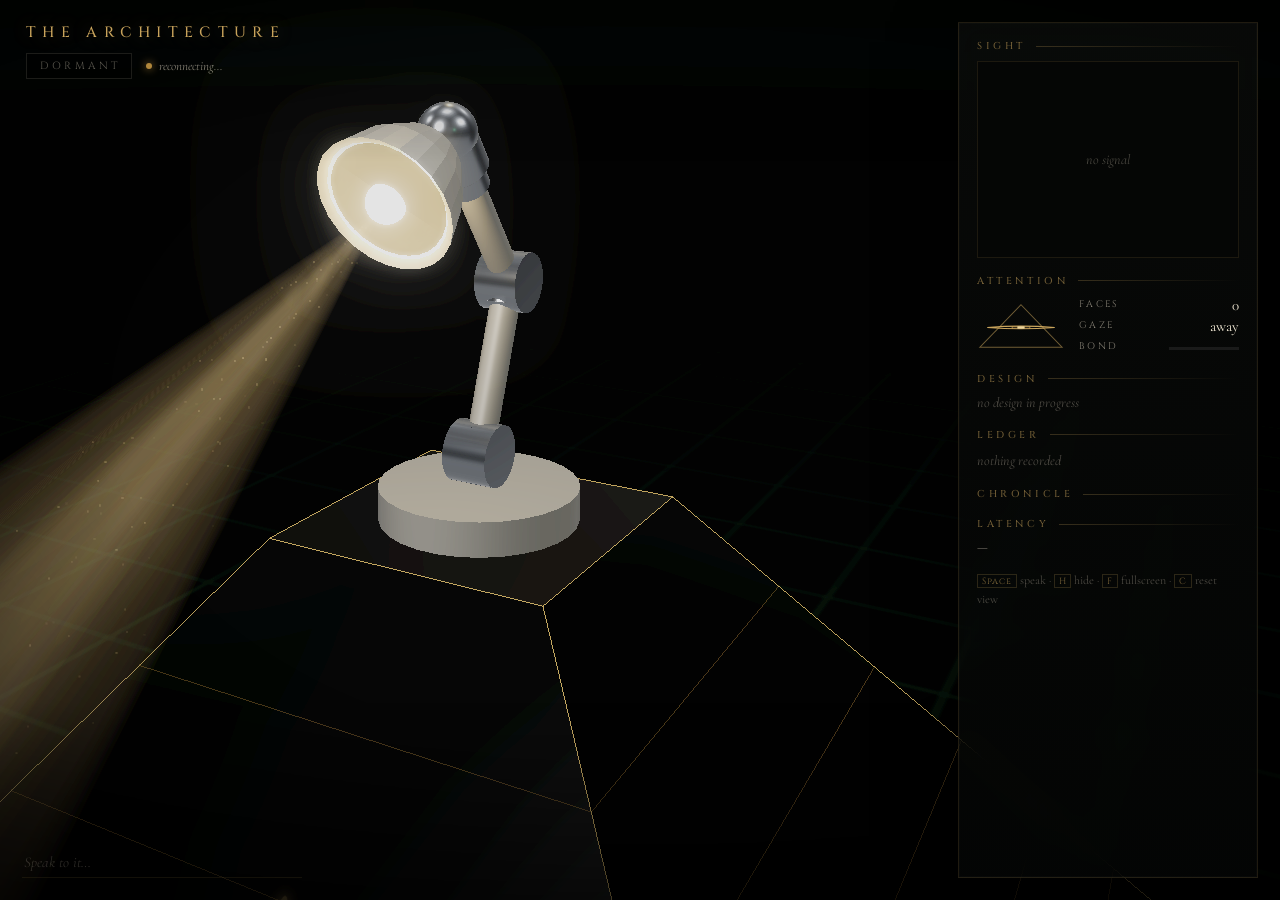
<file: web/index.html>
<!doctype html>
<html lang="en">
<head>
  <meta charset="utf-8">
  <meta name="viewport" content="width=device-width, initial-scale=1">
  <title>The Architecture</title>
  <link rel="preconnect" href="https://fonts.googleapis.com">
  <link rel="preconnect" href="https://fonts.gstatic.com" crossorigin>
  <link href="https://fonts.googleapis.com/css2?family=Cinzel:wght@400;500;600&family=IBM+Plex+Mono:wght@500;600&family=Cormorant+Garamond:ital,wght@0,400;0,500;0,600;1,400;1,500&display=swap" rel="stylesheet">
  <link rel="stylesheet" href="/web/style.css">
  <script>
    // If the 3D scene cannot start, say so on screen instead of showing an empty stage.
    (function () {
      function show(msg) {
        var d = document.getElementById('fatal') || document.createElement('div');
        d.id = 'fatal';
        d.style.cssText = 'position:fixed;left:50%;top:40%;transform:translate(-50%,-50%);max-width:560px;padding:16px 20px;' +
          'background:#1a0705;border:1px solid #c4130c;color:#f3ead8;font:15px/1.5 ui-monospace,Menlo,monospace;z-index:99';
        d.textContent = '3D view failed to load: ' + msg + '  (try a hard reload: Cmd+Shift+R; check that WebGL is enabled)';
        document.body.appendChild(d);
      }
      window.addEventListener('error', function (e) { show(e.message || 'script error'); });
      window.addEventListener('unhandledrejection', function (e) { show(String(e.reason && e.reason.message || e.reason)); });
      try { var c = document.createElement('canvas'); if (!(c.getContext('webgl2') || c.getContext('webgl'))) window.addEventListener('DOMContentLoaded', function () { show('WebGL is not available in this browser'); }); } catch (e) {}
    })();
  </script>
  <script type="importmap">
  {
    "imports": {
      "three": "/web/vendor/three/build/three.module.js",
      "three/examples/jsm/": "/web/vendor/three/examples/jsm/",
      "three/addons/": "/web/vendor/three/examples/jsm/",
      "urdf-loader": "/web/vendor/urdf-loader/URDFLoader.js"
    }
  }
  </script>
</head>
<body>
  <div id="stage"></div>
  <div id="vignette" aria-hidden="true"></div>
  <div id="breach" aria-hidden="true"></div>

  <!-- Top-left: title, mode, connection -->
  <header id="masthead">
    <div class="title">The Architecture</div>
    <div class="mode-row">
      <span id="mode" class="mode" data-mode="DORMANT">Dormant</span>
      <span id="conn" class="conn" data-state="connecting"><i></i><span>connecting…</span></span>
    </div>
  </header>

  <!-- Right side panel -->
  <aside id="panel" class="hud-toggle">
    <section class="block">
      <h2>Sight</h2>
      <div id="cam" class="cam empty">
        <img id="cam-img" alt="">
        <span class="cam-empty">no signal</span>
      </div>
    </section>

    <section class="block">
      <h2>Attention</h2>
      <div class="attention">
        <svg id="eye" viewBox="0 0 120 64" aria-hidden="true">
          <path class="eye-tri" d="M60 3 L116 61 L4 61 Z"/>
          <clipPath id="eye-clip"><path id="eye-clip-path" d="M14 34 Q60 34 106 34 Q60 34 14 34 Z"/></clipPath>
          <path id="eye-outline" class="eye-outline" d="M14 34 Q60 34 106 34 Q60 34 14 34 Z"/>
          <g clip-path="url(#eye-clip)">
            <circle class="eye-iris" cx="60" cy="34" r="12"/>
            <circle class="eye-pupil" cx="60" cy="34" r="5"/>
          </g>
        </svg>
        <dl class="att-stats">
          <div><dt>faces</dt><dd id="att-faces">0</dd></div>
          <div><dt>gaze</dt><dd id="att-looking">away</dd></div>
          <div><dt>bond</dt><dd><span class="meter"><span id="att-score"></span></span></dd></div>
        </dl>
      </div>
    </section>

    <section class="block">
      <h2>Design</h2>
      <div id="goal" class="goal idle">no design in progress</div>
    </section>

    <section class="block">
      <h2>Ledger</h2>
      <ul id="memory" class="ledger"><li class="empty">nothing recorded</li></ul>
    </section>

    <section class="block">
      <h2>Chronicle</h2>
      <ol id="log" class="log"></ol>
    </section>

    <section class="block dev">
      <h2>Latency</h2>
      <div id="latency" class="latency">—</div>
    </section>

    <footer class="keys"><kbd>Space</kbd> speak · <kbd>H</kbd> hide · <kbd>F</kbd> fullscreen · <kbd>C</kbd> reset view</footer>
  </aside>

  <!-- Bottom: what was heard, what is said -->
  <div id="dialogue">
    <div id="heard" class="heard"><span class="who">you</span><span id="heard-text"></span></div>
    <div id="subtitle" class="subtitle"></div>
  </div>

  <!-- Push-to-talk cue -->
  <div id="ptt" aria-hidden="true"><span class="ring"></span><span class="label">speak</span></div>

  <!-- Typed fallback input -->
  <form id="say" class="hud-toggle" autocomplete="off">
    <input id="say-input" type="text" placeholder="Speak to it…" spellcheck="false" aria-label="Type to the Architecture">
  </form>

  <script type="module" src="/web/app.js"></script>
</body>
</html>
</file>
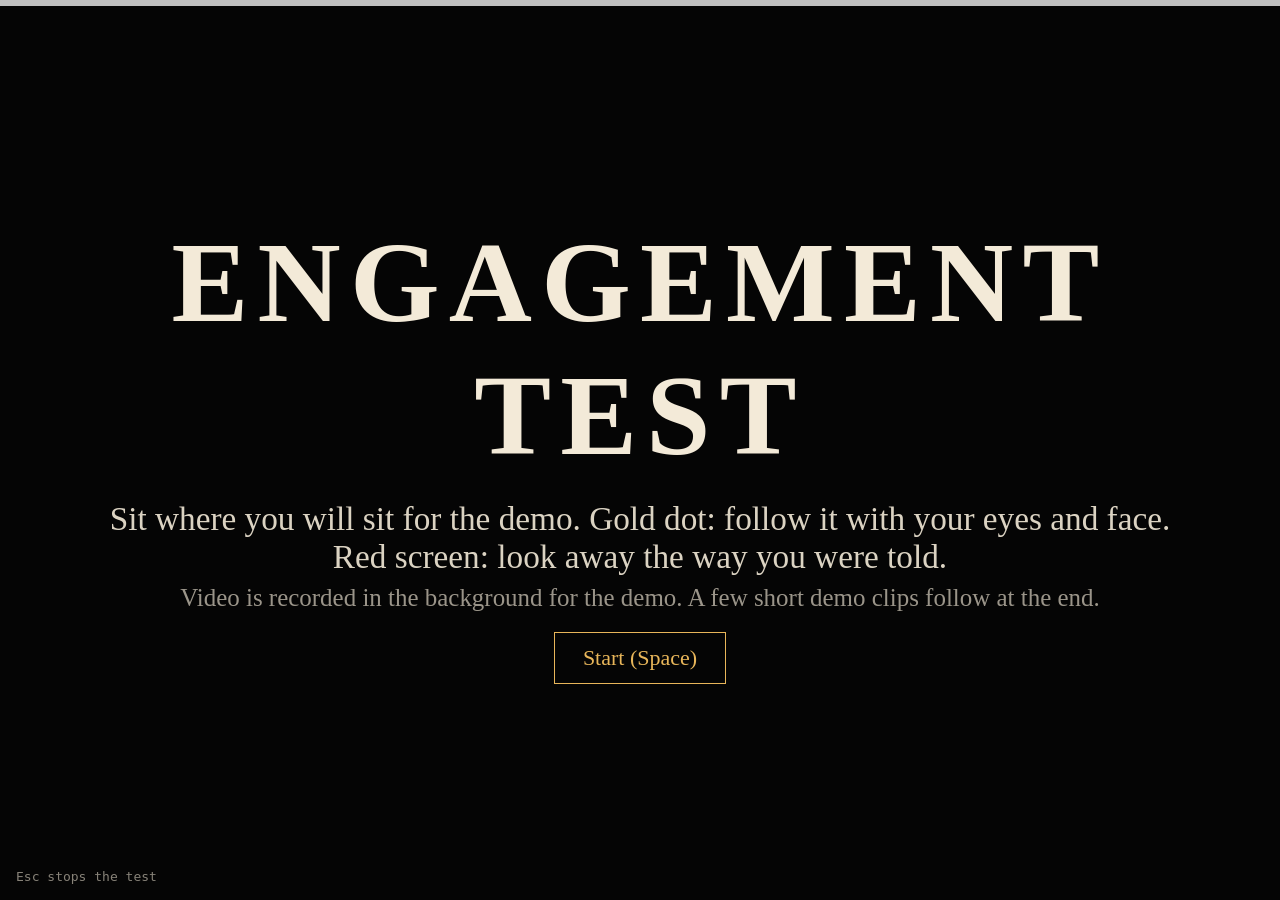
<file: scripts/engagement/page.html>
<!doctype html>
<html lang="en">
<head>
<meta charset="utf-8">
<meta name="viewport" content="width=device-width, initial-scale=1">
<title>Engagement Test</title>
<style>
  :root { --bg:#050505; --gold:#e8b65a; --ink:#f3ead8; --red:#c4130c; }
  * { box-sizing:border-box; margin:0; }
  html,body { height:100%; background:var(--bg); color:var(--ink); font-family: Georgia, serif; overflow:hidden; }
  #stage { position:fixed; inset:0; transition: background .15s; }
  #stage.away { background:var(--red); }
  #stage.rec { box-shadow: inset 0 0 0 6px var(--red); }
  #rec { position:fixed; left:22px; top:18px; font:16px ui-monospace,Menlo,monospace; display:none; }
  #rec::before { content:""; display:inline-block; width:12px; height:12px; border-radius:50%; background:var(--red); margin-right:8px; animation: blink 1s infinite; }
  @keyframes blink { 50% { opacity:.2 } }
  #dot { position:absolute; width:34px; height:34px; margin:-17px 0 0 -17px; border-radius:50%;
         background:var(--gold); box-shadow:0 0 30px 8px rgba(232,182,90,.55); transition: left .5s, top .5s; display:none; }
  #dot::after { content:""; position:absolute; inset:13px; border-radius:50%; background:#fff; }
  #big { position:absolute; inset:0; display:flex; flex-direction:column; align-items:center; justify-content:center; gap:18px; text-align:center; padding:16px; }
  #title { font-size:clamp(40px,9vw,140px); letter-spacing:.08em; font-weight:700; }
  #sub { font-size:clamp(18px,2.6vw,34px); opacity:.9; }
  #hint { position:fixed; left:16px; bottom:14px; font: 13px/1.4 ui-monospace, Menlo, monospace; opacity:.55; }
  #bar { position:fixed; left:0; top:0; height:6px; background:rgba(255,255,255,.75); width:0; }
  #live { position:fixed; right:16px; bottom:14px; font: 13px/1.4 ui-monospace, Menlo, monospace; opacity:.55; text-align:right; }
  table { border-collapse:collapse; font-size:20px; margin-top:10px; }
  td { padding:6px 18px; border-bottom:1px solid rgba(255,255,255,.15); text-align:left; }
  td:last-child { color:var(--gold); text-align:right; }
  button { font: inherit; font-size:22px; padding:12px 28px; background:transparent; color:var(--gold); border:1px solid var(--gold); cursor:pointer; }
</style>
</head>
<body>
<div id="stage">
  <div id="bar"></div>
  <div id="dot"></div>
  <div id="big">
    <div id="title">ENGAGEMENT TEST</div>
    <div id="sub">Sit where you will sit for the demo. Gold dot: follow it with your eyes and face.<br>Red screen: look away the way you were told.<br><span style="font-size:.75em;opacity:.7">Video is recorded in the background for the demo. A few short demo clips follow at the end.</span></div>
    <button id="go">Start (Space)</button>
  </div>
  <div id="rec">REC</div>
  <div id="hint">Esc stops the test</div>
  <div id="live"></div>
</div>
<script>
const $ = id => document.getElementById(id);
let ws, audio, phaseEnd = 0, phaseLen = 1, dotTimer = null;
const spots = [[50,50],[18,20],[82,20],[82,80],[18,80],[50,22],[50,78]];

function beep(freq, dur) {
  try {
    audio = audio || new (window.AudioContext || window.webkitAudioContext)();
    const o = audio.createOscillator(), g = audio.createGain();
    o.frequency.value = freq; o.connect(g); g.connect(audio.destination);
    g.gain.setValueAtTime(0.0001, audio.currentTime);
    g.gain.exponentialRampToValueAtTime(0.25, audio.currentTime + 0.02);
    g.gain.exponentialRampToValueAtTime(0.0001, audio.currentTime + dur);
    o.start(); o.stop(audio.currentTime + dur + 0.05);
  } catch (e) {}
}

function moveDot() {
  const [x, y] = spots[Math.floor(Math.random() * spots.length)];
  $('dot').style.left = x + 'vw'; $('dot').style.top = y + 'vh';
}

let mode = 'start';
function show(m) {
  clearInterval(dotTimer);
  mode = m.phase;
  $('rec').style.display = (m.phase === 'look' || m.phase === 'away' || m.phase === 'rec') ? 'block' : 'none';
  phaseEnd = performance.now() + m.seconds * 1000; phaseLen = m.seconds * 1000;
  if (m.phase === 'look') {
    $('stage').className = ''; $('big').style.display = 'none'; $('dot').style.display = 'block';
    moveDot(); dotTimer = setInterval(moveDot, 2000);
    beep(880, 0.15);
  } else if (m.phase === 'away') {
    $('stage').className = 'away'; $('dot').style.display = 'none'; $('big').style.display = 'flex';
    $('title').textContent = 'LOOK AWAY';
    $('sub').textContent = m.direction + '   (' + m.index + ' / ' + m.total + ')';
    $('go').style.display = 'none';
    beep(330, 0.35);
  } else if (m.phase === 'pose') {
    $('stage').className = ''; $('dot').style.display = 'none'; $('big').style.display = 'flex'; $('go').style.display = 'none';
    $('title').textContent = m.title;
    $('sub').innerHTML = `${m.how}<br><br><span style="font-size:.75em;opacity:.7">Demo clip ${m.index} of ${m.total} · press Space when ready${m.optional ? ' · S to skip' : ''}</span>`;
    beep(660, 0.12);
  } else if (m.phase === 'rec') {
    $('stage').className = 'rec'; $('dot').style.display = 'none'; $('big').style.display = 'flex';
    $('title').textContent = m.title; $('sub').textContent = m.how; beep(880, 0.15);
  } else if (m.phase === 'ready') {
    $('stage').className = ''; $('dot').style.display = 'none'; $('big').style.display = 'flex';
    $('title').textContent = 'GET READY'; $('sub').textContent = 'Look at the screen'; $('go').style.display = 'none';
  } else if (m.phase === 'done') {
    $('stage').className = ''; $('dot').style.display = 'none'; $('big').style.display = 'flex';
    $('title').textContent = 'RESULTS'; $('go').style.display = 'none';
    $('sub').innerHTML = '<table>' + Object.entries(m.summary).map(([k, v]) =>
      `<tr><td>${k.replaceAll('_', ' ')}</td><td>${v}</td></tr>`).join('') + '</table><p style="margin-top:14px;font-size:16px;opacity:.7">Saved to ' + m.saved +
      (m.clips ? '. Video clips saved in ' + m.clips : '') + '. You can close this tab and go back to the chat.</p>';
    beep(660, 0.2); setTimeout(() => beep(990, 0.3), 220);
  }
}

function tick() {
  const left = Math.max(0, phaseEnd - performance.now());
  $('bar').style.width = (100 * (1 - left / phaseLen)) + '%';
  requestAnimationFrame(tick);
}
requestAnimationFrame(tick);

function connect() {
  ws = new WebSocket(`ws://${location.host}/ws`);
  ws.onmessage = e => {
    const m = JSON.parse(e.data);
    if (m.type === 'phase') show(m);
    else if (m.type === 'count') { $('title').textContent = String(m.n); beep(520, 0.08); }
    else if (m.type === 'live') $('live').textContent =
      `faces ${m.faces}  looking ${m.looking ? 'yes' : 'no '}  score ${m.score.toFixed(2)}  ${m.engaged ? 'ENGAGED' : 'released'}`;
    else if (m.type === 'error') { $('title').textContent = 'CAMERA ERROR'; $('sub').textContent = m.text; }
  };
  ws.onclose = () => setTimeout(connect, 1000);
}
connect();

function start() {
  beep(440, 0.05);  // unlock audio with the user gesture
  try { document.documentElement.requestFullscreen(); } catch (e) {}
  ws.send(JSON.stringify({ type: 'start' }));
}
$('go').onclick = start;
addEventListener('keydown', e => {
  if (e.code === 'Space' && mode === 'pose') { e.preventDefault(); ws.send(JSON.stringify({ type: 'go' })); mode = 'count'; return; }
  if (e.code === 'KeyS' && mode === 'pose') { ws.send(JSON.stringify({ type: 'skip' })); return; }
  if (e.code === 'Space' && $('go').style.display !== 'none') { e.preventDefault(); start(); }
  if (e.code === 'Escape') ws.send(JSON.stringify({ type: 'stop' }));
});
</script>
</body>
</html>
</file>
<file: web/style.css>
:root {
  --void: #030404;
  --gold: #c9a45c;
  --gold-bright: #ecd49a;
  --gold-dim: rgba(201, 164, 92, 0.55);
  --gold-faint: rgba(201, 164, 92, 0.18);
  --ivory: #f3ead6;
  --muted: rgba(226, 216, 196, 0.58);
  --green: #2f6b4a;
  --green-glow: rgba(70, 160, 110, 0.55);
  --glass: rgba(8, 10, 9, 0.62);
  --panel-w: 300px;
  --edge: 22px;
  --serif-caps: "Cinzel", "Trajan Pro", Georgia, serif;
  --serif: "Cormorant Garamond", "Garamond", Georgia, serif;
}

* { box-sizing: border-box; }

html, body {
  margin: 0;
  height: 100%;
  overflow: hidden;
  background: var(--void);
  color: var(--ivory);
  font-family: var(--serif);
  -webkit-font-smoothing: antialiased;
}

#stage, #stage canvas {
  position: fixed;
  inset: 0;
  width: 100%;
  height: 100%;
  display: block;
}

#vignette {
  position: fixed;
  inset: 0;
  pointer-events: none;
  background:
    radial-gradient(ellipse 75% 70% at 50% 45%, transparent 55%, rgba(0, 0, 0, 0.55) 100%),
    linear-gradient(to bottom, rgba(0, 0, 0, 0.35), transparent 18%, transparent 78%, rgba(0, 0, 0, 0.55));
}

/* ------------------------------------------------------------------ masthead */
#masthead {
  position: fixed;
  top: var(--edge);
  left: calc(var(--edge) + 4px);
  pointer-events: none;
  user-select: none;
}

#masthead .title {
  font-family: var(--serif-caps);
  font-weight: 500;
  font-size: 15px;
  letter-spacing: 0.42em;
  text-transform: uppercase;
  color: var(--gold);
  text-shadow: 0 0 18px rgba(201, 164, 92, 0.35);
}

.mode-row {
  margin-top: 10px;
  display: flex;
  align-items: center;
  gap: 14px;
}

.mode {
  font-family: var(--serif-caps);
  font-size: 10.5px;
  letter-spacing: 0.34em;
  text-transform: uppercase;
  padding: 5px 10px 5px 13px;
  border: 1px solid var(--gold-faint);
  color: var(--gold);
  background: rgba(0, 0, 0, 0.35);
  transition: color 0.6s, border-color 0.6s, box-shadow 0.6s, background 0.6s;
}
.mode[data-mode="DORMANT"]   { color: rgba(200, 190, 170, 0.45); border-color: rgba(200, 190, 170, 0.14); }
.mode[data-mode="WATCHING"]  { color: #8fc7a4; border-color: rgba(70, 160, 110, 0.35); box-shadow: 0 0 14px rgba(47, 107, 74, 0.35); }
.mode[data-mode="ENGAGED"]   { color: var(--gold-bright); border-color: var(--gold-dim); box-shadow: 0 0 16px rgba(201, 164, 92, 0.3); }
.mode[data-mode="LISTENING"] { color: #b9e0c6; border-color: rgba(120, 200, 150, 0.45); box-shadow: 0 0 16px rgba(70, 160, 110, 0.4); }
.mode[data-mode="THINKING"]  { color: var(--gold); border-color: var(--gold-dim); animation: pulse 1.6s ease-in-out infinite; }
.mode[data-mode="SPEAKING"]  { color: #fff3d6; border-color: var(--gold); background: rgba(201, 164, 92, 0.12); box-shadow: 0 0 22px rgba(236, 212, 154, 0.35); }
.mode[data-mode="ACTING"]    { color: #e8c27a; border-color: rgba(232, 194, 122, 0.6); box-shadow: 0 0 18px rgba(232, 194, 122, 0.3); }

@keyframes pulse {
  0%, 100% { box-shadow: 0 0 6px rgba(201, 164, 92, 0.15); opacity: 0.8; }
  50% { box-shadow: 0 0 20px rgba(201, 164, 92, 0.45); opacity: 1; }
}

.conn {
  display: inline-flex;
  align-items: center;
  gap: 7px;
  font-family: var(--serif);
  font-style: italic;
  font-size: 13px;
  color: var(--muted);
  transition: opacity 1.2s;
}
.conn i {
  width: 6px; height: 6px; border-radius: 50%;
  background: #b0873c;
  box-shadow: 0 0 8px #b0873c;
  animation: blink 1.2s ease-in-out infinite;
}
.conn[data-state="open"] { opacity: 0; }
.conn[data-state="open"] i { background: #4f9a6e; box-shadow: 0 0 8px #4f9a6e; animation: none; }
@keyframes blink { 50% { opacity: 0.25; } }

/* --------------------------------------------------------------- side panel */
#panel {
  position: fixed;
  top: var(--edge);
  right: var(--edge);
  bottom: var(--edge);
  width: var(--panel-w);
  padding: 16px 18px 12px;
  overflow-y: auto;
  scrollbar-width: none;
  background: linear-gradient(180deg, rgba(12, 14, 12, 0.66), rgba(6, 8, 7, 0.58));
  border: 1px solid rgba(201, 164, 92, 0.14);
  box-shadow: inset 0 0 0 1px rgba(255, 255, 255, 0.015), 0 20px 60px rgba(0, 0, 0, 0.5);
  backdrop-filter: blur(14px) saturate(1.1);
  -webkit-backdrop-filter: blur(14px) saturate(1.1);
  transition: opacity 0.5s ease, transform 0.5s ease;
}
#panel::-webkit-scrollbar { display: none; }

body.clean .hud-toggle { opacity: 0; pointer-events: none; }
body.clean #panel { transform: translateX(16px); }

.block { margin-bottom: 16px; }
.block h2 {
  margin: 0 0 8px;
  display: flex;
  align-items: center;
  gap: 10px;
  font-family: var(--serif-caps);
  font-weight: 500;
  font-size: 10px;
  letter-spacing: 0.36em;
  text-transform: uppercase;
  color: var(--gold-dim);
}
.block h2::after {
  content: "";
  flex: 1;
  height: 1px;
  background: linear-gradient(to right, rgba(201, 164, 92, 0.25), transparent);
}

.cam {
  position: relative;
  width: 100%;
  aspect-ratio: 4 / 3;
  max-height: 200px;
  background: #050605;
  border: 1px solid rgba(201, 164, 92, 0.12);
  overflow: hidden;
}
.cam img { width: 100%; height: 100%; object-fit: cover; display: block; filter: saturate(0.85) contrast(1.05); }
.cam .cam-empty {
  position: absolute; inset: 0;
  display: none; align-items: center; justify-content: center;
  font-style: italic; font-size: 14px; color: rgba(226, 216, 196, 0.3);
}
.cam.empty img { display: none; }
.cam.empty .cam-empty { display: flex; }

.attention { display: flex; align-items: center; gap: 14px; }
#eye { width: 88px; height: 48px; flex: none; overflow: visible; }
.eye-tri { fill: none; stroke: var(--gold-dim); stroke-width: 1.4; }
.eye-outline { fill: none; stroke: var(--gold); stroke-width: 1.6; }
.eye-iris { fill: rgba(201, 164, 92, 0.25); stroke: var(--gold); stroke-width: 1.2; }
.eye-pupil { fill: var(--gold-bright); }
#eye.engaged { filter: drop-shadow(0 0 6px rgba(236, 212, 154, 0.7)); }
#eye.engaged .eye-tri { stroke: var(--gold); }

.att-stats { margin: 0; flex: 1; display: grid; gap: 3px; }
.att-stats div { display: flex; justify-content: space-between; align-items: center; }
.att-stats dt { font-family: var(--serif-caps); font-size: 9.5px; letter-spacing: 0.24em; text-transform: uppercase; color: var(--muted); }
.att-stats dd { margin: 0; font-size: 15px; color: var(--ivory); }
.meter { display: inline-block; width: 70px; height: 3px; background: rgba(255, 255, 255, 0.08); vertical-align: middle; }
.meter span { display: block; height: 100%; width: 0; background: linear-gradient(to right, var(--green), var(--gold)); box-shadow: 0 0 8px rgba(201, 164, 92, 0.5); transition: width 0.4s; }

.goal { font-size: 16px; line-height: 1.3; color: var(--ivory); }
.goal.idle { color: rgba(226, 216, 196, 0.32); font-style: italic; font-size: 14px; }

.ledger { list-style: none; margin: 0; padding: 0; max-height: 132px; overflow-y: auto; scrollbar-width: none; }
.ledger::-webkit-scrollbar { display: none; }
.ledger li {
  position: relative;
  padding: 2px 0 2px 16px;
  font-size: 15.5px;
  line-height: 1.25;
  color: var(--ivory);
}
.ledger li::before {
  content: "";
  position: absolute; left: 2px; top: 10px;
  width: 5px; height: 5px;
  transform: rotate(45deg);
  border: 1px solid var(--gold);
}
.ledger li.fresh { animation: fresh 2.4s ease-out; }
.ledger li.empty { color: rgba(226, 216, 196, 0.32); font-style: italic; font-size: 14px; padding-left: 0; }
.ledger li.empty::before { display: none; }
@keyframes fresh { 0% { color: var(--gold-bright); text-shadow: 0 0 12px rgba(236, 212, 154, 0.8); } 100% { color: var(--ivory); text-shadow: none; } }

.log { list-style: none; margin: 0; padding: 0; font-size: 13.5px; line-height: 1.35; }
.log li { display: flex; gap: 8px; color: rgba(226, 216, 196, 0.72); animation: logIn 0.5s ease-out; }
.log li time { flex: none; font-variant-numeric: tabular-nums; color: rgba(201, 164, 92, 0.45); font-size: 12px; padding-top: 1px; }
.log li:last-child { color: var(--ivory); }
@keyframes logIn { from { opacity: 0; transform: translateY(4px); } to { opacity: 1; transform: none; } }

.latency { display: flex; flex-wrap: wrap; gap: 2px 12px; font-size: 13px; color: var(--muted); font-variant-numeric: tabular-nums; }
.latency b { font-weight: 500; color: rgba(243, 234, 214, 0.85); }
.latency .slow b { color: #d9a35b; }

.keys { margin-top: 4px; font-size: 12px; color: rgba(226, 216, 196, 0.32); line-height: 1.6; }
kbd { font-family: var(--serif-caps); font-size: 9px; letter-spacing: 0.08em; padding: 0 4px; border: 1px solid rgba(201, 164, 92, 0.2); color: rgba(201, 164, 92, 0.6); }

/* ----------------------------------------------------------------- dialogue */
#dialogue {
  position: fixed;
  left: var(--edge);
  right: calc(var(--panel-w) + var(--edge) * 2);
  bottom: 78px;
  display: flex;
  flex-direction: column;
  align-items: center;
  gap: 12px;
  pointer-events: none;
  text-align: center;
  transition: right 0.5s ease;
}
body.clean #dialogue { right: var(--edge); bottom: 56px; }

.heard {
  max-width: min(760px, 92%);
  font-size: 19px;
  font-style: italic;
  color: rgba(214, 222, 214, 0.62);
  opacity: 0;
  transform: translateY(6px);
  transition: opacity 0.7s ease, transform 0.7s ease;
}
.heard.show { opacity: 1; transform: none; }
.heard .who {
  font-family: var(--serif-caps);
  font-style: normal;
  font-size: 9.5px;
  letter-spacing: 0.34em;
  text-transform: uppercase;
  color: rgba(120, 190, 150, 0.6);
  margin-right: 12px;
  vertical-align: 2px;
}

.subtitle {
  max-width: min(980px, 94%);
  font-size: clamp(26px, 2.25vw, 40px);
  font-weight: 500;
  line-height: 1.22;
  letter-spacing: 0.01em;
  color: #f6ecd2;
  text-shadow: 0 0 24px rgba(201, 164, 92, 0.38), 0 2px 10px rgba(0, 0, 0, 0.9);
  opacity: 0;
  filter: blur(4px);
  transform: translateY(8px);
  transition: opacity 0.6s ease, filter 0.6s ease, transform 0.6s ease;
}
.subtitle.show { opacity: 1; filter: blur(0); transform: none; }

/* -------------------------------------------------------------- push-to-talk */
#ptt {
  position: fixed;
  left: 50%;
  top: calc(var(--edge) + 4px);
  transform: translateX(-50%);
  display: flex;
  align-items: center;
  gap: 12px;
  padding: 8px 18px 8px 14px;
  border: 1px solid rgba(120, 200, 150, 0.4);
  background: rgba(6, 18, 12, 0.6);
  backdrop-filter: blur(8px);
  opacity: 0;
  pointer-events: none;
  transition: opacity 0.25s ease;
}
body.ptt #ptt { opacity: 1; }
#ptt .ring {
  width: 10px; height: 10px; border-radius: 50%;
  background: #7fd1a0;
  box-shadow: 0 0 0 0 rgba(127, 209, 160, 0.6);
  animation: ring 1.1s ease-out infinite;
}
#ptt .label {
  font-family: var(--serif-caps);
  font-size: 11px;
  letter-spacing: 0.4em;
  text-transform: uppercase;
  color: #b9e0c6;
}
@keyframes ring { 0% { box-shadow: 0 0 0 0 rgba(127, 209, 160, 0.6); } 100% { box-shadow: 0 0 0 14px rgba(127, 209, 160, 0); } }
body.ptt #vignette { box-shadow: inset 0 0 120px rgba(70, 160, 110, 0.16); }

/* ------------------------------------------------------------------- input */
#say {
  position: fixed;
  left: var(--edge);
  bottom: var(--edge);
  width: 280px;
  transition: opacity 0.5s ease;
}
#say input {
  width: 100%;
  padding: 7px 2px 6px;
  font-family: var(--serif);
  font-size: 15px;
  font-style: italic;
  color: var(--ivory);
  background: transparent;
  border: 0;
  border-bottom: 1px solid rgba(201, 164, 92, 0.18);
  outline: none;
  opacity: 0.55;
  transition: opacity 0.3s, border-color 0.3s;
}
#say input::placeholder { color: rgba(226, 216, 196, 0.35); }
#say input:focus { opacity: 1; border-color: var(--gold-dim); }


/* -------------------------------------------------------------- breakthrough
   The character's second voice: short ALL-CAPS commands that break through
   the composed surface. Red / white, mono, glitching. */
#breach {
  position: fixed;
  inset: 0;
  pointer-events: none;
  opacity: 0;
  transition: opacity 0.35s ease;
  background:
    repeating-linear-gradient(to bottom, rgba(255, 255, 255, 0.035) 0 1px, transparent 1px 3px),
    radial-gradient(ellipse 80% 75% at 50% 48%, transparent 48%, rgba(150, 0, 12, 0.32) 100%);
  mix-blend-mode: screen;
}
body.breakthrough #breach { opacity: 1; animation: breachFlicker 2.8s steps(1, end) infinite; }
body.breakthrough #vignette { background: radial-gradient(ellipse 75% 70% at 50% 45%, transparent 50%, rgba(40, 0, 4, 0.7) 100%); }
@keyframes breachFlicker {
  0% { opacity: 1; } 4% { opacity: 0.55; } 6% { opacity: 1; } 41% { opacity: 0.8; } 43% { opacity: 1; }
  71% { opacity: 0.6; transform: translateY(1px); } 72% { opacity: 1; transform: none; } 100% { opacity: 1; }
}

.subtitle.breakthrough {
  position: relative;
  font-family: "IBM Plex Mono", ui-monospace, Menlo, monospace;
  font-weight: 600;
  font-size: clamp(30px, 2.9vw, 52px);
  letter-spacing: 0.2em;
  text-transform: uppercase;
  line-height: 1.18;
  color: #fff4f2;
  text-shadow: -2px 0 rgba(255, 20, 50, 0.85), 2px 0 rgba(40, 230, 255, 0.35), 0 0 26px rgba(220, 10, 30, 0.75);
  filter: none;
  transition: opacity 0.12s linear;
  animation: jitter 2.4s steps(1, end) infinite;
}
.subtitle.breakthrough.glitch-in { animation: glitchIn 0.7s steps(1, end), jitter 2.4s steps(1, end) 0.7s infinite; }
.subtitle.breakthrough::before,
.subtitle.breakthrough::after {
  content: attr(data-text);
  position: absolute;
  inset: 0;
  pointer-events: none;
}
.subtitle.breakthrough::before {
  color: #ff1d3c;
  text-shadow: none;
  mix-blend-mode: screen;
  clip-path: inset(18% 0 62% 0);
  transform: translateX(-6px);
  animation: sliceA 2.4s steps(1, end) infinite;
}
.subtitle.breakthrough::after {
  color: #7ff3ff;
  opacity: 0.55;
  text-shadow: none;
  mix-blend-mode: screen;
  clip-path: inset(64% 0 14% 0);
  transform: translateX(5px);
  animation: sliceB 2.4s steps(1, end) infinite;
}
@keyframes glitchIn {
  0%  { opacity: 0; transform: translate(0, 0) skewX(0); }
  8%  { opacity: 1; transform: translate(-14px, 2px) skewX(-12deg); }
  16% { opacity: 0.3; transform: translate(10px, -3px) skewX(8deg); }
  24% { opacity: 1; transform: translate(-5px, 1px); letter-spacing: 0.32em; }
  36% { opacity: 0.7; transform: translate(6px, 0) scaleY(1.15); }
  48% { opacity: 1; transform: translate(-2px, 0); letter-spacing: 0.2em; }
  64% { transform: translate(2px, -1px); }
  80% { transform: none; }
}
@keyframes jitter {
  0%, 100% { transform: none; }
  31% { transform: translate(-3px, 0); }
  32% { transform: translate(2px, 1px); }
  33% { transform: none; }
  77% { transform: translate(4px, 0) skewX(-4deg); }
  78% { transform: none; }
}
@keyframes sliceA {
  0%   { clip-path: inset(18% 0 62% 0); transform: translateX(-6px); }
  30%  { clip-path: inset(52% 0 30% 0); transform: translateX(8px); }
  33%  { clip-path: inset(0 0 100% 0); transform: none; }
  76%  { clip-path: inset(8% 0 80% 0); transform: translateX(-10px); }
  79%  { clip-path: inset(0 0 100% 0); }
}
@keyframes sliceB {
  0%   { clip-path: inset(64% 0 14% 0); transform: translateX(5px); }
  31%  { clip-path: inset(30% 0 55% 0); transform: translateX(-7px); }
  34%  { clip-path: inset(100% 0 0 0); transform: none; }
  77%  { clip-path: inset(72% 0 6% 0); transform: translateX(9px); }
  80%  { clip-path: inset(100% 0 0 0); }
}
body.breakthrough .mode { color: #ff6b78; border-color: rgba(255, 40, 60, 0.5); box-shadow: 0 0 18px rgba(200, 0, 20, 0.45); animation: none; }
body.breakthrough .title { color: #e9c9c4; }

@media (prefers-reduced-motion: reduce) {
  .subtitle.breakthrough, .subtitle.breakthrough::before, .subtitle.breakthrough::after, body.breakthrough #breach { animation: none !important; }
}

/* ------------------------------------------------------------- small screens */
@media (max-width: 1100px) {
  :root { --panel-w: 260px; }
  .subtitle { font-size: 24px; }
}
@media (max-height: 820px) {
  .cam { max-height: 150px; }
  .ledger { max-height: 96px; }
}
</file>
